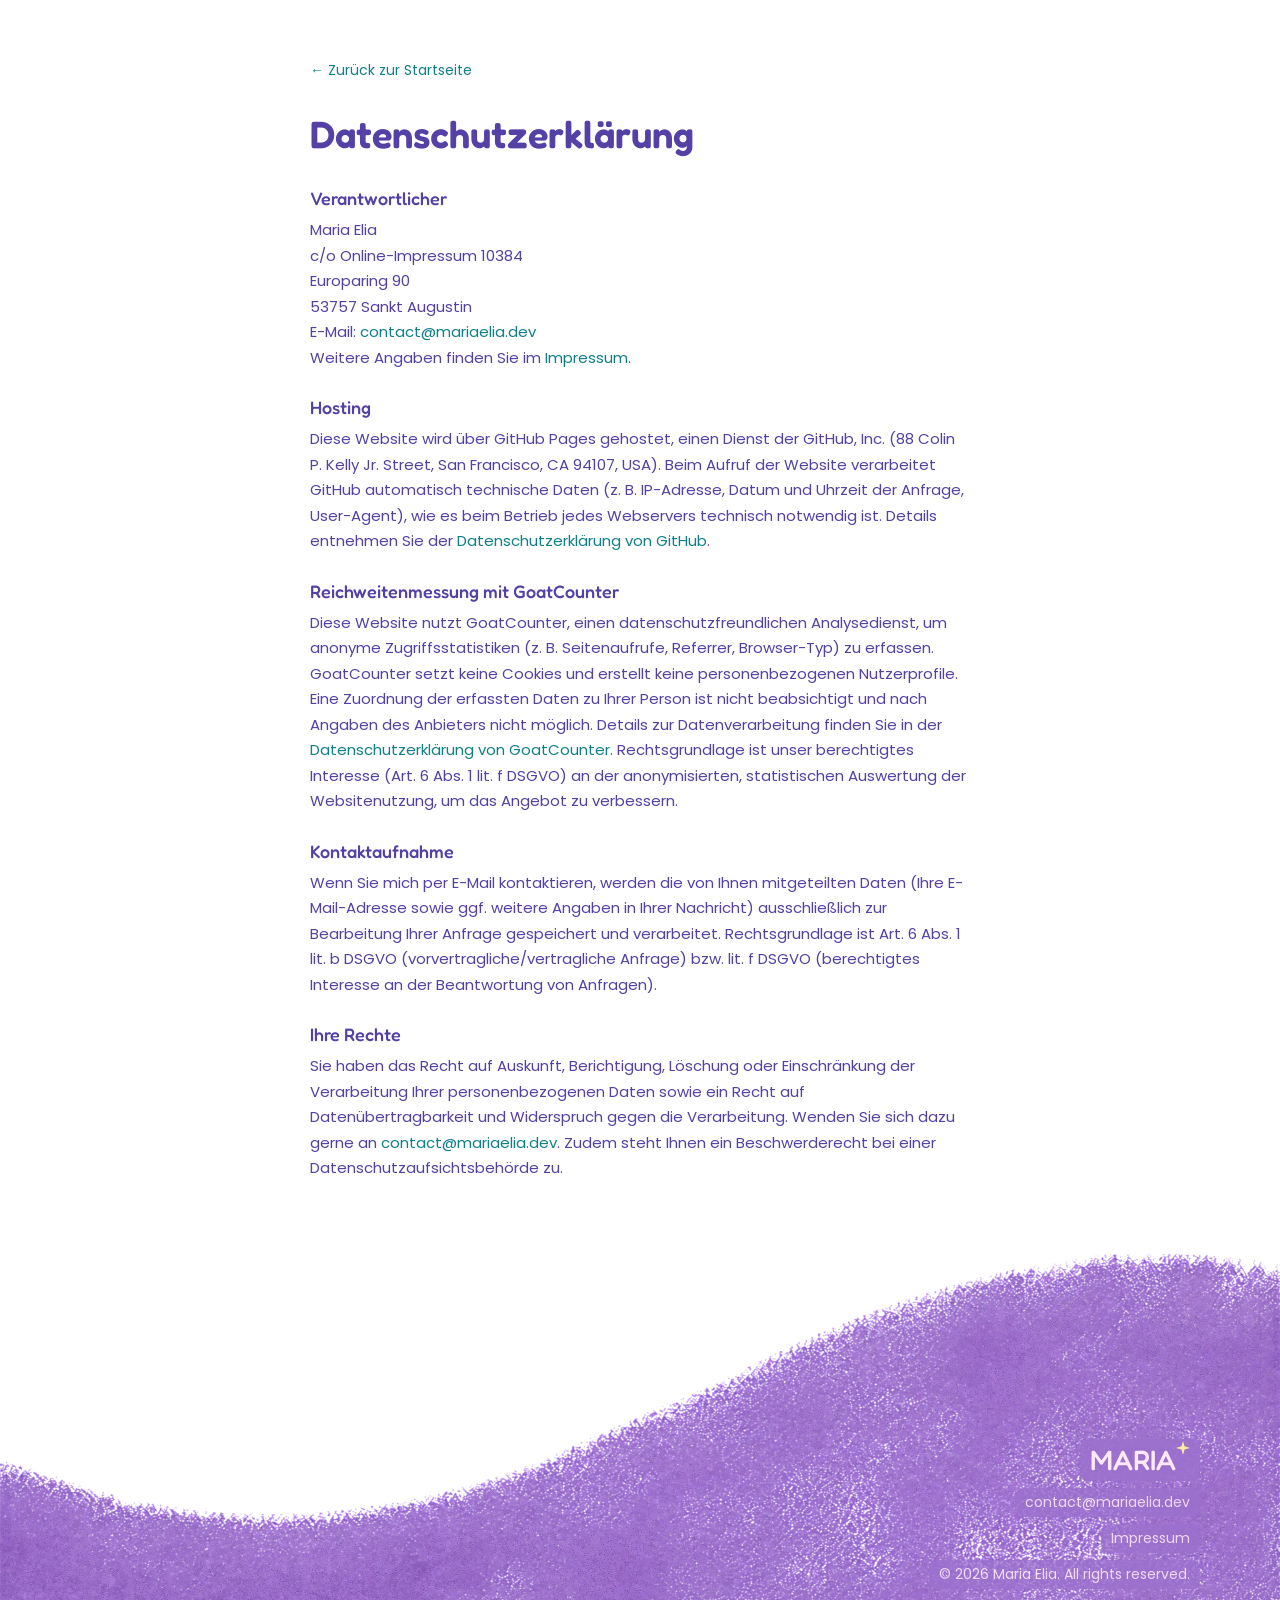
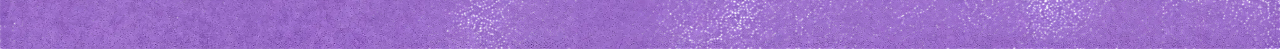
<file: datenschutz/index.html>
<!DOCTYPE html>
<html lang="de">

<head>
  <meta charset="UTF-8">
  <meta name="viewport" content="width=device-width, initial-scale=1.0">
  <title>Datenschutz | Maria Elia</title>
  <meta name="description" content="Datenschutzerklärung für mariaelia.de, das persönliche Portfolio von Maria Elia.">
  <link rel="canonical" href="https://mariaelia.de/datenschutz/">
  <link rel="icon" href="/favicon.ico" sizes="32x32">
  <link rel="icon" type="image/svg+xml" href="../assets/svg/favicon.svg">
  <link rel="icon" type="image/png" sizes="192x192" href="../assets/img/favicon-192.png">
  <link rel="apple-touch-icon" href="../assets/img/favicon-180.png">
  <link rel="preload" href="../assets/fonts/poppins-400.woff2" as="font" type="font/woff2" crossorigin>
  <link rel="stylesheet" href="../css/style.css">

  <script type="application/ld+json">
  {
    "@context": "https://schema.org",
    "@type": "BreadcrumbList",
    "itemListElement": [
      { "@type": "ListItem", "position": 1, "name": "Home", "item": "https://mariaelia.de/" },
      { "@type": "ListItem", "position": 2, "name": "Datenschutz", "item": "https://mariaelia.de/datenschutz/" }
    ]
  }
  </script>
</head>

<body>

  <main class="legal-page">
    <a href="../index.html" class="legal-page__back" id="legal-back-link">&larr; Zurück zur Startseite</a>
    <h1 class="legal-page__title">Datenschutzerklärung</h1>

    <section class="legal-page__section">
      <h2>Verantwortlicher</h2>
      <p>
        Maria Elia<br>
        c/o Online-Impressum 10384<br>
        Europaring 90<br>
        53757 Sankt Augustin<br>
        E-Mail: <a href="mailto:contact@mariaelia.dev">contact@mariaelia.dev</a>
      </p>
      <p>Weitere Angaben finden Sie im <a href="../impressum/">Impressum</a>.</p>
    </section>

    <section class="legal-page__section">
      <h2>Hosting</h2>
      <p>
        Diese Website wird über GitHub Pages gehostet, einen Dienst der GitHub, Inc.
        (88 Colin P. Kelly Jr. Street, San Francisco, CA 94107, USA). Beim Aufruf der
        Website verarbeitet GitHub automatisch technische Daten (z.&nbsp;B. IP-Adresse,
        Datum und Uhrzeit der Anfrage, User-Agent), wie es beim Betrieb jedes Webservers
        technisch notwendig ist. Details entnehmen Sie der
        <a href="https://docs.github.com/en/site-policy/privacy-policies/github-general-privacy-statement"
          target="_blank" rel="noopener noreferrer">Datenschutzerklärung von GitHub</a>.
      </p>
    </section>

    <section class="legal-page__section">
      <h2>Reichweitenmessung mit GoatCounter</h2>
      <p>
        Diese Website nutzt GoatCounter, einen datenschutzfreundlichen Analysedienst, um
        anonyme Zugriffsstatistiken (z.&nbsp;B. Seitenaufrufe, Referrer, Browser-Typ) zu
        erfassen. GoatCounter setzt keine Cookies und erstellt keine
        personenbezogenen Nutzerprofile. Eine Zuordnung der erfassten Daten zu Ihrer
        Person ist nicht beabsichtigt und nach Angaben des Anbieters nicht möglich.
        Details zur Datenverarbeitung finden Sie in der
        <a href="https://www.goatcounter.com/privacy" target="_blank" rel="noopener noreferrer">Datenschutzerklärung
          von GoatCounter</a>. Rechtsgrundlage ist unser berechtigtes Interesse (Art. 6
        Abs. 1 lit. f DSGVO) an der anonymisierten, statistischen Auswertung der
        Websitenutzung, um das Angebot zu verbessern.
      </p>
    </section>

    <section class="legal-page__section">
      <h2>Kontaktaufnahme</h2>
      <p>
        Wenn Sie mich per E-Mail kontaktieren, werden die von Ihnen mitgeteilten Daten
        (Ihre E-Mail-Adresse sowie ggf. weitere Angaben in Ihrer Nachricht) ausschließlich
        zur Bearbeitung Ihrer Anfrage gespeichert und verarbeitet. Rechtsgrundlage ist
        Art. 6 Abs. 1 lit. b DSGVO (vorvertragliche/vertragliche Anfrage) bzw. lit. f DSGVO
        (berechtigtes Interesse an der Beantwortung von Anfragen).
      </p>
    </section>

    <section class="legal-page__section">
      <h2>Ihre Rechte</h2>
      <p>
        Sie haben das Recht auf Auskunft, Berichtigung, Löschung oder Einschränkung der
        Verarbeitung Ihrer personenbezogenen Daten sowie ein Recht auf
        Datenübertragbarkeit und Widerspruch gegen die Verarbeitung. Wenden Sie sich dazu
        gerne an <a href="mailto:contact@mariaelia.dev">contact@mariaelia.dev</a>. Zudem
        steht Ihnen ein Beschwerderecht bei einer Datenschutzaufsichtsbehörde zu.
      </p>
    </section>
  </main>

  <footer class="site-footer site-footer--plain">
    <div class="site-footer__content">
      <p class="site-footer__wordmark">
        MARIA<span class="sparkle" style="position: relative; display: inline-block; top: -1.5rem;"></span>
      </p>
      <a href="mailto:contact@mariaelia.dev" class="site-footer__email">contact@mariaelia.dev</a>
      <a href="../impressum/" class="site-footer__email">Impressum</a>
      <p class="site-footer__copyright">&copy; 2026 Maria Elia. All rights reserved.</p>
    </div>
  </footer>

  <script>
    (function () {
      var backLink = document.getElementById('legal-back-link');
      if (!backLink) return;
      backLink.addEventListener('click', function (event) {
        var referrer = document.referrer;
        var isRelated = false;
        if (referrer) {
          try {
            var referrerHost = new URL(referrer).hostname;
            isRelated = referrerHost === 'mariaelia.de' || referrerHost.endsWith('.mariaelia.de');
          } catch (error) {
            isRelated = false;
          }
        }
        if (isRelated) {
          event.preventDefault();
          history.back();
        }
        // Otherwise: let the link's own href (mariaelia.de homepage) navigate normally.
      });
    })();
  </script>

</body>

</html>
</file>
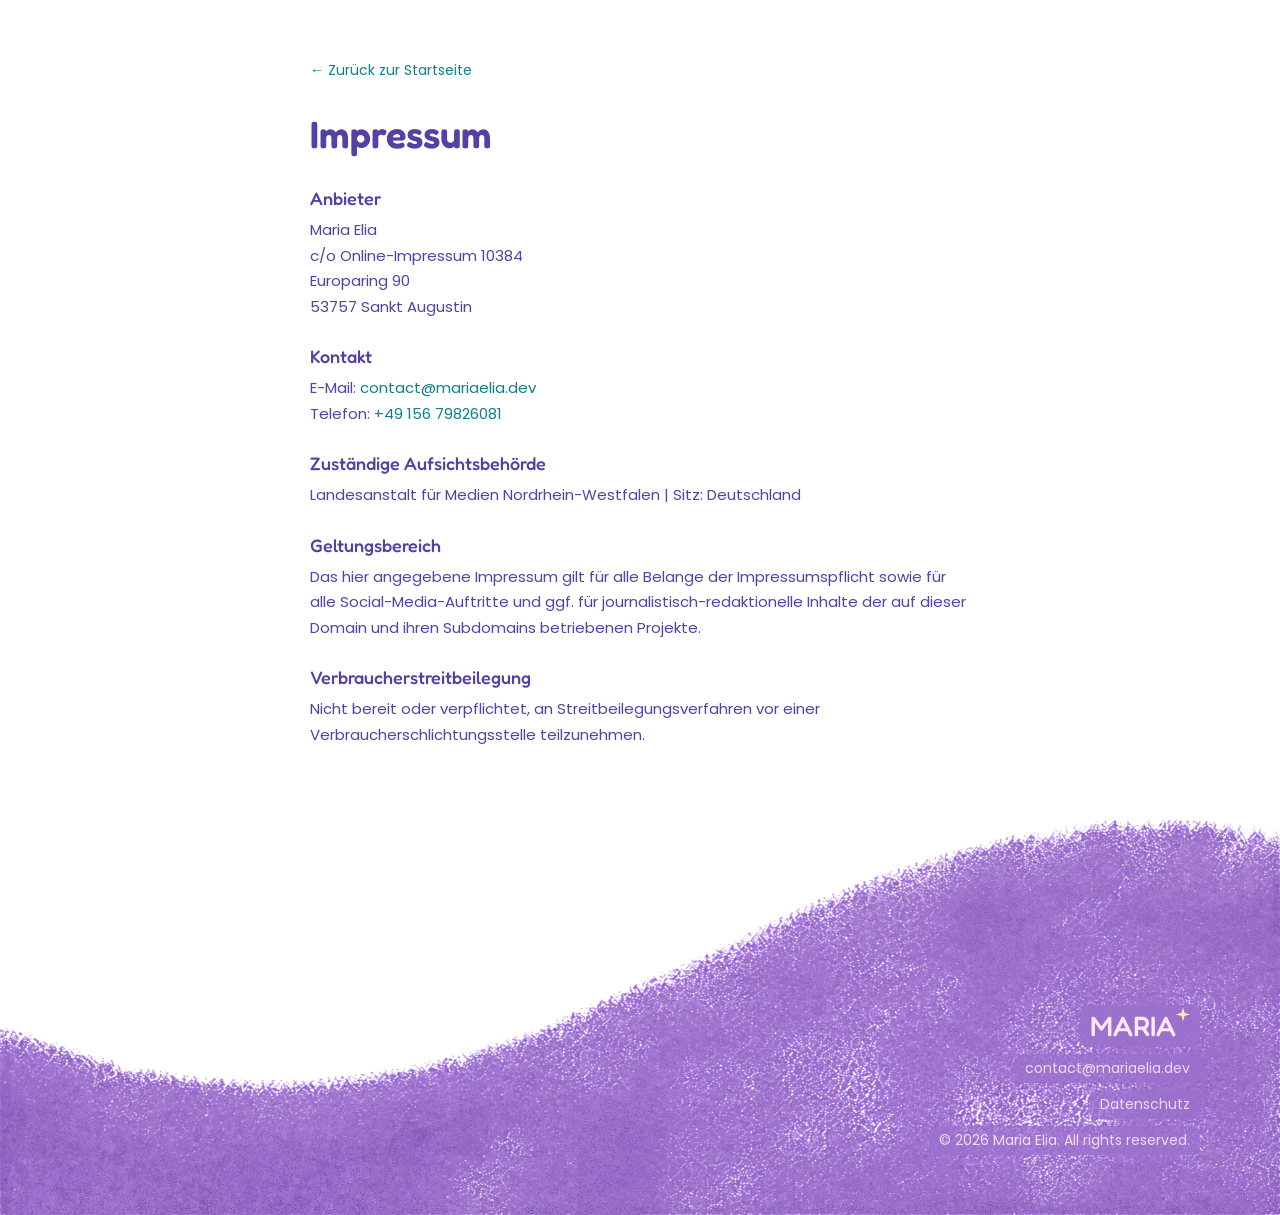
<file: impressum/index.html>
<!DOCTYPE html>
<html lang="de">

<head>
  <meta charset="UTF-8">
  <meta name="viewport" content="width=device-width, initial-scale=1.0">
  <title>Impressum | Maria Elia</title>
  <meta name="description" content="Impressum / legal notice for mariaelia.de, the personal portfolio of Maria Elia.">
  <link rel="canonical" href="https://mariaelia.de/impressum/">
  <link rel="icon" href="/favicon.ico" sizes="32x32">
  <link rel="icon" type="image/svg+xml" href="../assets/svg/favicon.svg">
  <link rel="icon" type="image/png" sizes="192x192" href="../assets/img/favicon-192.png">
  <link rel="apple-touch-icon" href="../assets/img/favicon-180.png">
  <link rel="preload" href="../assets/fonts/poppins-400.woff2" as="font" type="font/woff2" crossorigin>
  <link rel="stylesheet" href="../css/style.css">

  <script type="application/ld+json">
  {
    "@context": "https://schema.org",
    "@type": "BreadcrumbList",
    "itemListElement": [
      { "@type": "ListItem", "position": 1, "name": "Home", "item": "https://mariaelia.de/" },
      { "@type": "ListItem", "position": 2, "name": "Impressum", "item": "https://mariaelia.de/impressum/" }
    ]
  }
  </script>
</head>

<body>

  <main class="legal-page">
    <a href="../index.html" class="legal-page__back" id="legal-back-link">&larr; Zurück zur Startseite</a>
    <h1 class="legal-page__title">Impressum</h1>

    <section class="legal-page__section">
      <h2>Anbieter</h2>
      <p>
        Maria Elia<br>
        c/o Online-Impressum 10384<br>
        Europaring 90<br>
        53757 Sankt Augustin
      </p>
    </section>

    <section class="legal-page__section">
      <h2>Kontakt</h2>
      <p>
        E-Mail: <a href="mailto:contact@mariaelia.dev">contact@mariaelia.dev</a><br>
        Telefon: <a href="tel:+4915679826081">+49 156 79826081</a>
      </p>
    </section>

    <section class="legal-page__section">
      <h2>Zuständige Aufsichtsbehörde</h2>
      <p>Landesanstalt für Medien Nordrhein-Westfalen | Sitz: Deutschland</p>
    </section>

    <section class="legal-page__section">
      <h2>Geltungsbereich</h2>
      <p>Das hier angegebene Impressum gilt für alle Belange der Impressumspflicht sowie für alle Social-Media-Auftritte
        und ggf. für journalistisch-redaktionelle Inhalte der auf dieser Domain und ihren Subdomains betriebenen
        Projekte.</p>
    </section>

    <section class="legal-page__section">
      <h2>Verbraucherstreitbeilegung</h2>
      <p>Nicht bereit oder verpflichtet, an Streitbeilegungsverfahren vor einer Verbraucherschlichtungsstelle
        teilzunehmen.</p>
    </section>
  </main>

  <footer class="site-footer site-footer--plain">
    <div class="site-footer__content">
      <p class="site-footer__wordmark">
        MARIA<span class="sparkle" style="position: relative; display: inline-block; top: -1.5rem;"></span>
      </p>
      <a href="mailto:contact@mariaelia.dev" class="site-footer__email">contact@mariaelia.dev</a>
      <a href="../datenschutz/" class="site-footer__email">Datenschutz</a>
      <p class="site-footer__copyright">&copy; 2026 Maria Elia. All rights reserved.</p>
    </div>
  </footer>

  <script>
    (function () {
      var backLink = document.getElementById('legal-back-link');
      if (!backLink) return;
      backLink.addEventListener('click', function (event) {
        var referrer = document.referrer;
        var isRelated = false;
        if (referrer) {
          try {
            var referrerHost = new URL(referrer).hostname;
            isRelated = referrerHost === 'mariaelia.de' || referrerHost.endsWith('.mariaelia.de');
          } catch (error) {
            isRelated = false;
          }
        }
        if (isRelated) {
          event.preventDefault();
          history.back();
        }
        // Otherwise: let the link's own href (mariaelia.de homepage) navigate normally.
      });
    })();
  </script>

</body>

</html>
</file>
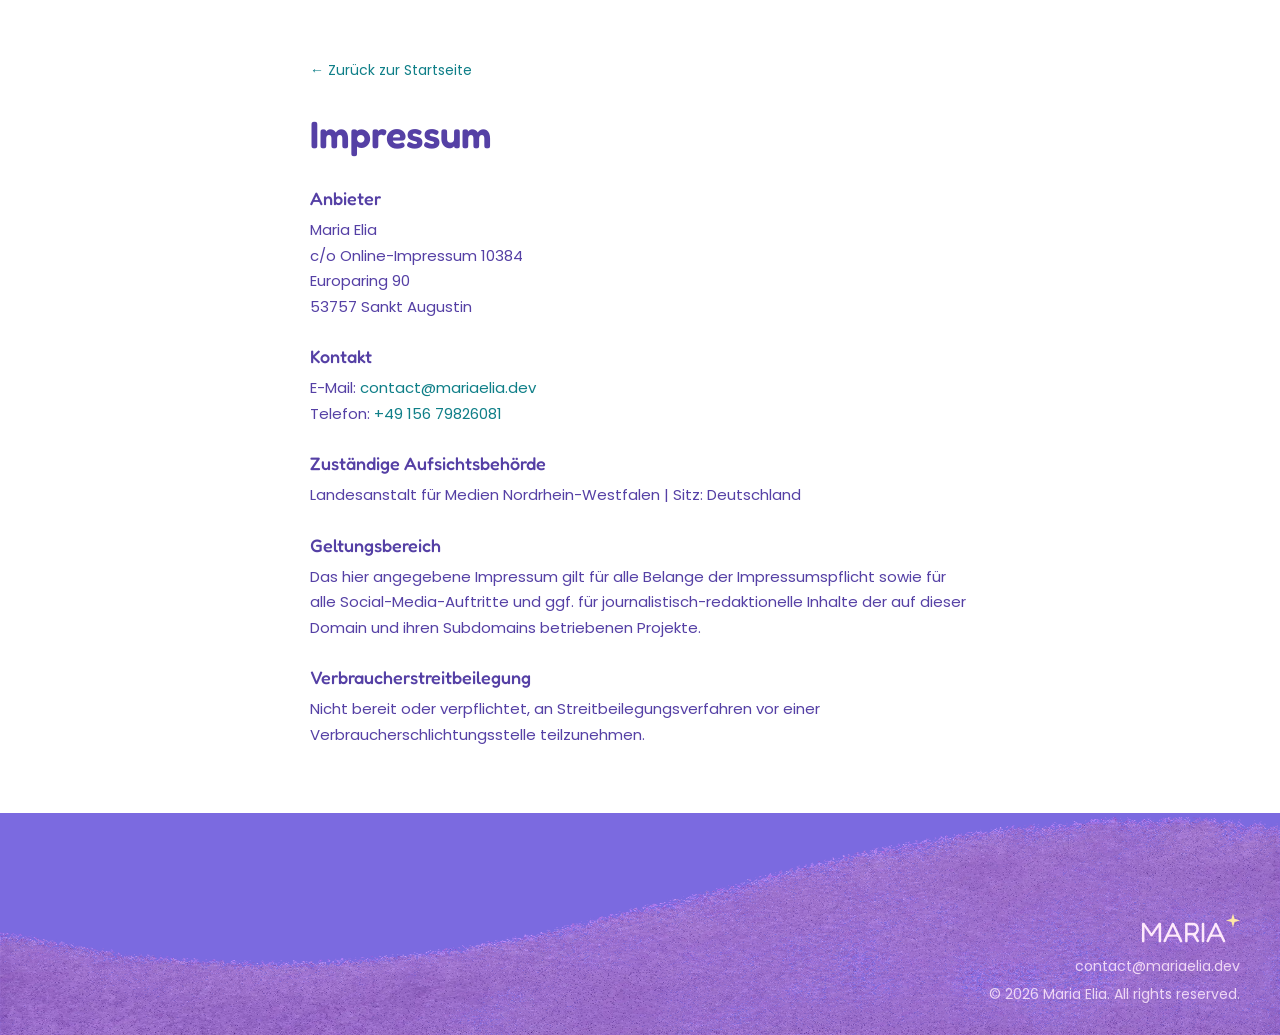
<file: impressum.html>
<!DOCTYPE html>
<html lang="de">

<head>
  <meta charset="UTF-8">
  <meta name="viewport" content="width=device-width, initial-scale=1.0">
  <title>Impressum | Maria Elia</title>
  <link rel="preconnect" href="https://fonts.googleapis.com">
  <link
    href="https://fonts.googleapis.com/css2?family=Fredoka:wght@500;600&family=Poppins:wght@400;700&display=swap"
    rel="stylesheet">
  <link rel="stylesheet" href="css/style.css">
</head>

<body>

  <main class="legal-page">
    <a href="index.html" class="legal-page__back">&larr; Zurück zur Startseite</a>
    <h1 class="legal-page__title">Impressum</h1>

    <section class="legal-page__section">
      <h2>Anbieter</h2>
      <p>
        Maria Elia<br>
        c/o Online-Impressum 10384<br>
        Europaring 90<br>
        53757 Sankt Augustin
      </p>
    </section>

    <section class="legal-page__section">
      <h2>Kontakt</h2>
      <p>
        E-Mail: <a href="mailto:contact@mariaelia.dev">contact@mariaelia.dev</a><br>
        Telefon: <a href="tel:+4915679826081">+49 156 79826081</a>
      </p>
    </section>

    <section class="legal-page__section">
      <h2>Zuständige Aufsichtsbehörde</h2>
      <p>Landesanstalt für Medien Nordrhein-Westfalen | Sitz: Deutschland</p>
    </section>

    <section class="legal-page__section">
      <h2>Geltungsbereich</h2>
      <p>Das hier angegebene Impressum gilt für alle Belange der Impressumspflicht sowie für alle Social-Media-Auftritte
        und ggf. für journalistisch-redaktionelle Inhalte der auf dieser Domain und ihren Subdomains betriebenen
        Projekte.</p>
    </section>

    <section class="legal-page__section">
      <h2>Verbraucherstreitbeilegung</h2>
      <p>Nicht bereit oder verpflichtet, an Streitbeilegungsverfahren vor einer Verbraucherschlichtungsstelle
        teilzunehmen.</p>
    </section>
  </main>

  <footer class="site-footer">
    <div class="site-footer__content">
      <p class="site-footer__wordmark">
        MARIA<span class="sparkle" style="position: relative; display: inline-block; top: -1.5rem;"></span>
      </p>
      <a href="mailto:contact@mariaelia.dev" class="site-footer__email">contact@mariaelia.dev</a>
      <p class="site-footer__copyright">&copy; 2026 Maria Elia. All rights reserved.</p>
    </div>
  </footer>

</body>

</html>
</file>
<file: css/style.css>
@font-face {
  font-family: "Poppins";
  font-style: normal;
  font-weight: 400;
  font-display: swap;
  src: url("../assets/fonts/poppins-400.woff2") format("woff2");
}

@font-face {
  font-family: "Poppins";
  font-style: normal;
  font-weight: 700;
  font-display: swap;
  src: url("../assets/fonts/poppins-700.woff2") format("woff2");
}

@font-face {
  font-family: "Fredoka";
  font-style: normal;
  font-weight: 500 600;
  font-display: swap;
  src: url("../assets/fonts/fredoka-variable.woff2") format("woff2");
}

@font-face {
  font-family: "Caveat";
  font-style: normal;
  font-weight: 600;
  font-display: swap;
  src: url("../assets/fonts/caveat-600.woff2") format("woff2");
}

@font-face {
  font-family: "Pacifico";
  font-style: normal;
  font-weight: 400;
  font-display: swap;
  src: url("../assets/fonts/pacifico-400.woff2") format("woff2");
}

@font-face {
  font-family: "Righteous";
  font-style: normal;
  font-weight: 400;
  font-display: swap;
  src: url("../assets/fonts/righteous-400.woff2") format("woff2");
}

:root {
  --pink-primary: #fc97d1;
  --pink-soft: #ffaad2;
  --pink-pale: #fcd8ff;
  --pink-lightest: #fee9fb;
  --purple-mid: #8560da;
  --purple-deep: #a29bfd;
  --purple-text: #5540a5;
  --purple-night: #7b6ae0;
  --blue-accent: #a9c1ff;
  --blue-text: #3d5cc4;
  --teal-blue: #8fe3e0;
  --teal-text: #0f7f88;
  --yellow-soft: #ffe7a6;
  --white: #ffffff;
}

/* ---- reset ---- */
* {
  margin: 0;
  padding: 0;
  box-sizing: border-box;
}

html {
  font-size: 10px; /* 1rem = 10px */
  overflow-x: clip;
}

body {
  font-family: "Poppins", sans-serif;
  color: var(--purple-text);
  background: var(--white);
  overflow-x: clip;
}

.visually-hidden {
  position: absolute;
  width: 1px;
  height: 1px;
  padding: 0;
  margin: -1px;
  overflow: hidden;
  clip: rect(0, 0, 0, 0);
  white-space: nowrap;
  border: 0;
}

img,
svg {
  max-width: 100%;
  display: block;
}

picture {
  display: contents;
}

a {
  text-decoration: none;
  color: inherit;
}

ul {
  list-style: none;
}

/* ---- header / nav ---- */
.nav-toggle {
  position: fixed;
  top: 2.4rem;
  right: 2.4rem;
  z-index: 100;
  width: 5.6rem;
  height: 5.6rem;
  border: none;
  border-radius: 50%;
  background: var(--pink-primary);
  cursor: pointer;
  display: flex;
  flex-direction: column;
  align-items: center;
  justify-content: center;
  gap: 0.5rem;
}

.nav-toggle span {
  width: 2.2rem;
  height: 0.2rem;
  background: var(--white);
  border-radius: 1rem;
  transition:
    transform 0.3s ease,
    opacity 0.3s ease;
}

.nav-toggle--active span:nth-child(1) {
  transform: translateY(0.7rem) rotate(45deg);
}
.nav-toggle--active span:nth-child(2) {
  opacity: 0;
}
.nav-toggle--active span:nth-child(3) {
  transform: translateY(-0.7rem) rotate(-45deg);
}

.nav-overlay {
  position: fixed;
  inset: 0;
  z-index: 90;
  background: var(--purple-night);
  display: flex;
  align-items: center;
  justify-content: center;
  opacity: 0;
  visibility: hidden;
  transition:
    opacity 0.35s ease,
    visibility 0.35s ease;
}

.nav-overlay--open {
  opacity: 1;
  visibility: visible;
}

.nav-overlay__list {
  text-align: center;
}

.nav-overlay__list li {
  margin: 1.6rem 0;
}

.nav-overlay__list a {
  font-family: "Righteous", sans-serif;
  font-size: 3.6rem;
  color: var(--pink-lightest);
  letter-spacing: 0.2rem;
}

/* ---- cv modal ---- */
.cv-modal {
  position: fixed;
  inset: 0;
  z-index: 300;
  display: flex;
  align-items: center;
  justify-content: center;
  padding: 4rem;
  background: rgba(85, 64, 165, 0.55);
  backdrop-filter: blur(0.4rem);
  opacity: 0;
  visibility: hidden;
  transition:
    opacity 0.3s ease,
    visibility 0.3s ease;
}

.cv-modal--open {
  opacity: 1;
  visibility: visible;
}

.cv-modal__backdrop {
  position: absolute;
  inset: 0;
}

.cv-modal__panel {
  position: relative;
  z-index: 1;
  width: min(76rem, 100%);
  height: min(92rem, 85vh);
  display: flex;
  flex-direction: column;
  background: var(--white);
  border-radius: 2.4rem;
  box-shadow: 0 2rem 6rem rgba(85, 64, 165, 0.35);
  overflow: hidden;
}

.cv-modal__close {
  position: absolute;
  top: 1.6rem;
  right: 1.6rem;
  z-index: 2;
  width: 4rem;
  height: 4rem;
  display: flex;
  align-items: center;
  justify-content: center;
  border: none;
  border-radius: 50%;
  background: var(--pink-primary);
  color: var(--white);
  cursor: pointer;
}

.cv-modal__close svg {
  width: 1.8rem;
  height: 1.8rem;
}

.cv-modal__frame {
  flex: 1;
  width: 100%;
  border: none;
  background: var(--pink-lightest);
}

.cv-modal__footer {
  flex-shrink: 0;
  min-height: 9rem;
  display: flex;
  align-items: center;
  justify-content: center;
}

.cv-modal__download {
  margin: 0;
}

@media (max-width: 480px) {
  .cv-modal {
    padding: 2rem 1.6rem;
  }

  .cv-modal__panel {
    height: min(92rem, 80dvh);
    border-radius: 1.6rem;
  }
}

/* ---- hero ---- */
.hero {
  position: relative;
  min-height: 100dvh;
  display: flex;
  align-items: center;
  justify-content: space-between;
  padding: 0 4rem;
  background:
    linear-gradient(to bottom, rgba(252, 216, 255, 0) 68%, var(--pink-pale) 99%),
    linear-gradient(135deg, var(--pink-primary) 0%, var(--pink-soft) 35%, #beaaff 70%, #b7cbfe 100%);
  overflow: hidden;
}

.hero::after {
  content: "";
  position: absolute;
  right: 0;
  bottom: 0;
  left: 0;
  height: 26%;
  background: linear-gradient(to bottom, rgba(252, 216, 255, 0) 0%, var(--pink-pale) 88%);
  pointer-events: none;
}
.hero {
  --title-half: 332px;
}

@media (max-width: 1024px) {
  .hero {
    --title-half: 283px;
  }
}

@media (max-width: 768px) {
  .hero {
    --title-half: 235px;
  }
}

@media (max-width: 480px) {
  .hero {
    --title-half: 178px;
  }
}

.hero__botanical {
  position: absolute;
  top: 0;
  height: 100%;
  width: auto;
  max-width: none;
  object-fit: contain;
  pointer-events: none;
  z-index: 0;
  --min-visible: 30vh;
  --shift: max(0px, calc(51.7vh - max(var(--min-visible), calc(50vw - var(--title-half)))));
}

.hero__botanical--left {
  left: 0;
  transform: translateX(calc(-1 * var(--shift)));
}

.hero__botanical--right {
  right: 0;
  transform: translateX(var(--shift));
  /* this source image has a hard, unintended edge baked into its alpha
     channel partway across (not a soft illustrated silhouette), this mask
     fades it into transparency as a stopgap until the asset is re-exported */
  -webkit-mask-image: linear-gradient(to right, transparent 0%, black 45%);
  mask-image: linear-gradient(to right, transparent 0%, black 45%);
}

.hero__content {
  position: relative;
  z-index: 1;
  flex: 1;
  text-align: center;
  display: flex;
  align-items: center;
  justify-content: center;
}

.hero__vortex-texture {
  position: absolute;
  top: 46%;
  left: 50%;
  width: 110vw;
  max-width: none;
  transform: translate(-50%, -50%);

  opacity: 0.25;
  pointer-events: none;
  z-index: 0;
}

.hero__title-group {
  position: relative;
  z-index: 1;
  display: flex;
  flex-direction: column;
  align-items: center;
  transform: rotate(-5deg) translateY(-4rem);
}

.hero__swoosh {
  width: 42rem;
  max-width: 90%;
  margin-bottom: 0.3rem;
  filter: drop-shadow(0 0 1.1rem var(--yellow-soft));
}

.hero__swoosh--bottom {
  width: 37rem;
  margin-top: 0.1rem;
  margin-bottom: 0;
}

.hero__wordmark {
  font-family: "Fredoka", sans-serif;
  font-weight: 600;
  font-size: 18rem;
  color: var(--pink-lightest);
  letter-spacing: 1.3rem;
  line-height: 1;
  text-shadow:
    -0.3rem -0.3rem 0 var(--purple-text),
    0.3rem -0.3rem 0 var(--purple-text),
    -0.3rem 0.3rem 0 var(--purple-text),
    0.3rem 0.3rem 0 var(--purple-text),
    0 -0.3rem 0 var(--purple-text),
    0 0.3rem 0 var(--purple-text),
    -0.3rem 0 0 var(--purple-text),
    0.3rem 0 0 var(--purple-text);
}

.hero__flanking-star {
  position: absolute;
  top: 44%;
  width: 8rem;
  transform: translateY(-50%);
  filter: drop-shadow(0 0 0.8rem var(--yellow-soft));
  z-index: 1;
}

.hero__flanking-star--left {
  left: 26%;
}

.hero__flanking-star--right {
  right: 26%;
}

.hero__big-star {
  position: absolute;
  filter: drop-shadow(0 0 0.8rem var(--yellow-soft));
  animation: float 4.4s ease-in-out infinite;
  will-change: translate;
  z-index: 1;
}

.hero__big-star--one {
  top: 15%;
  left: 13%;
  width: 4.6rem;
}

.hero__big-star--two {
  top: 21%;
  right: 15%;
  width: 3.8rem;
  animation-delay: 0.9s;
}

.hero__big-star--three {
  top: 77%;
  left: 19%;
  width: 5.4rem;
  animation-delay: 1.7s;
}

.hero__big-star--four {
  top: 73%;
  right: 21%;
  width: 4.2rem;
  animation-delay: 2.4s;
}

@media (prefers-reduced-motion: reduce) {
  .hero__big-star {
    animation: none;
  }
}

.hero__star-field {
  position: absolute;
  inset: 0;
  pointer-events: none;
  z-index: 1;
}

.hero__mini-star {
  position: absolute;
  background: var(--yellow-soft);
  clip-path: polygon(50% 0%, 61% 39%, 100% 50%, 61% 61%, 50% 100%, 39% 61%, 0% 50%, 39% 39%);
  filter: drop-shadow(0 0 0.4rem var(--yellow-soft));
  animation: float 3.6s ease-in-out infinite;
  will-change: translate;
}

@media (prefers-reduced-motion: reduce) {
  .hero__mini-star {
    animation: none;
  }
}

/* ---- about ---- */
.about {
  position: relative;
  background: var(--pink-pale);
  overflow: clip;
  overflow-clip-margin: 48vw;
  --cloud-drop: 12vw;
  --cloud-height: 44vw;
  --about-lead: calc(var(--cloud-drop) + 4rem);
  padding-top: var(--about-lead);
  padding-bottom: 0.1px;
  min-height: calc(var(--about-lead) + 100vw / 2.015);
}
.about__clouds {
  position: absolute;
  top: 0;
  left: 0;
  right: 0;
  height: 0;
  z-index: 2;
  pointer-events: none;
}

.about__cloud {
  position: absolute;
  left: -15%;
  right: -15%;
  height: var(--cloud-height);
  background: url("../assets/img/design/png/clouds.png") no-repeat center / 100% 100%;
  background-image: image-set(
    url("../assets/img/design/webp/clouds.webp") type("image/webp"),
    url("../assets/img/design/png/clouds.png") type("image/png")
  );
  -webkit-mask-image: linear-gradient(to bottom, black 76%, transparent 100%);
  mask-image: linear-gradient(to bottom, black 76%, transparent 100%);
  will-change: transform;
}

.about__cloud--front {
  top: calc(var(--cloud-drop) - var(--cloud-height));
}
.about__cloud--mid {
  top: calc(var(--cloud-drop) - var(--cloud-height) - 3vw);
  left: -22%;
  right: -12%;
  opacity: 0.72;
}

.about__cloud--back {
  top: calc(var(--cloud-drop) - var(--cloud-height) - 6vw);
  left: -10%;
  right: -24%;
  opacity: 0.5;
}
@supports (animation-timeline: view()) {
  .about__clouds {
    view-timeline-name: --about-crossing;
    view-timeline-axis: block;
  }

  .about__cloud {
    animation: cloud-rise both cubic-bezier(0.77, 0, 0.175, 1);
    animation-timeline: --about-crossing;
    animation-range: cover 0% cover 100%;
  }

  .about__cloud--front {
    --rise: 9vw;
  }
  .about__cloud--mid {
    --rise: 5.5vw;
  }
  .about__cloud--back {
    --rise: 2.5vw;
    scale: -1 1;
  }
}

@keyframes cloud-rise {
  from {
    translate: 0 var(--rise);
  }
  to {
    translate: 0 calc(-1 * var(--rise));
  }
}

.about__inner {
  position: relative;
  z-index: 4;
  max-width: min(70rem, calc(45.5vw - 80px));
  margin: 0rem 0 6rem 5rem;
  padding: 3.2rem;
  border-radius: 2.4rem;
  background: rgba(252, 216, 255, 0.88);
}

.about__title-img {
  position: relative;
  z-index: 5;
  width: 100%;
  max-width: 46rem;
  margin: 0.8rem auto 4.4rem;
  transform: rotate(-15deg) skew(-10deg);
}

.about__title-svg {
  overflow: visible;
  display: block;
}

.about__title-svg--about {
  width: 100%;
  transform: translateY(-5.5rem);
}

.about__title-svg--me {
  position: absolute;
  z-index: 1;
  width: 46%;
  right: 4%;
  bottom: -22%;
}
.about__title-svg--about .svg-title-shadow-group {
  transform: translate(0.5rem, 0.8rem);
}

.about__title-svg--me .svg-title-shadow-group {
  transform: translate(0.36rem, 0.58rem);
}

.svg-title-shadow {
  fill: none;
  stroke: #eb9fde;
  stroke-width: 22px;
  stroke-linecap: round;
  stroke-linejoin: round;
}

.svg-title {
  fill: none;
  stroke: var(--pink-soft);
  stroke-width: 22px;
  stroke-linecap: round;
  stroke-linejoin: round;
}

.about__title-img::before,
.about__title-img::after {
  content: "";
  position: absolute;
  z-index: 2;
  background: var(--yellow-soft);
  clip-path: polygon(50% 0%, 61% 39%, 100% 50%, 61% 61%, 50% 100%, 39% 61%, 0% 50%, 39% 39%);
  transform: rotate(15deg) skew(10deg);
  animation: twinkle 2.4s ease-in-out infinite;
  pointer-events: none;
}

.about__title-img::before {
  width: 4.4rem;
  height: 5.3rem;
  top: -4.4rem;
  left: 2rem;
}

.about__title-img::after {
  width: 2.2rem;
  height: 3.2rem;
  top: -1rem;
  left: 0.6rem;
  animation-delay: 0.3s;
}

.decor-idle .about__title-img::before,
.decor-idle .about__title-img::after {
  animation-play-state: paused;
}

@media (prefers-reduced-motion: reduce) {
  .svg-title,
  .svg-title-shadow {
    stroke-dasharray: none !important;
    stroke-dashoffset: 0 !important;
  }

  .about__title-img::before,
  .about__title-img::after,
  .skills__title-img::before,
  .skills__title-img::after,
  .project-spotlight__badge::before,
  .project-spotlight__badge::after {
    animation: none;
    opacity: 0.6;
  }
}
.about .btn-pill {
  z-index: 5;
  display: flex;
  width: fit-content;
  margin-left: auto;
  margin-right: auto;
}

.about__text {
  position: relative;
  z-index: 5;
  font-size: 3.2rem;
  font-weight: 700;
  line-height: 6rem;
  letter-spacing: -0.096rem;
  color: var(--purple-text);
}

.about__cat-trigger {
  position: relative;
  display: inline-flex;
  align-items: center;
  justify-content: center;
  height: 3.6rem;
  padding: 0 0.4rem;
  cursor: default;
}

.about__cat-paw {
  position: absolute;
  top: -6.8rem;
  left: 44%;
  transform: translateX(-50%) rotate(-9deg);
  width: 13rem;
  height: 13rem;
  max-width: none;
  opacity: 0.4;
  z-index: -1;
  transition: opacity 0.2s ease;
}

.about__cat-paw path {
  fill: var(--purple-deep);
}

.about__cat-paw-pad {
  transform-box: fill-box;
  transform-origin: center;
  transform: scale(1.2);
}

.about__cat-trigger:hover .about__cat-paw {
  opacity: 0.6;
}

.about__cat-peek {
  position: fixed;
  top: 50%;
  right: -26rem;
  z-index: 60;
  width: 24rem;
  transform: translateY(-50%);
  transition: right 0.6s cubic-bezier(0.23, 1, 0.32, 1);
  pointer-events: none;
  filter: drop-shadow(-0.5rem 0.5rem 1.5rem rgba(0, 0, 0, 0.35));
}

body:has(.about__cat-trigger:hover) .about__cat-peek {
  right: 0;
}

@media (prefers-reduced-motion: reduce) {
  .about__cat-peek {
    transition: none;
  }
}

.keyword {
  position: relative;
  display: inline-block;
  padding: 0 2rem;
  font-size: 4.3rem;
  font-family: "Righteous", sans-serif;
}

.keyword::before {
  content: "";
  position: absolute;
  inset: 0;
  border-radius: 1rem;
  z-index: -1;
  transform: scaleX(0);
  transform-origin: left;
  transition: transform 0.5s ease;
}

.keyword--revealed::before {
  transform: scaleX(1);
}

.keyword[data-color="pink"]::before {
  background: var(--pink-primary);
}
.keyword[data-color="blue"]::before {
  background: var(--blue-accent);
}
.keyword[data-color="purple"]::before {
  background: var(--purple-deep);
}

.about__illustration-img {
  position: absolute;
  top: calc(50% + var(--about-lead) / 2);
  transform: translateY(-50%);
  right: 0;
  z-index: 3;
  width: 100%;
  height: auto;
  pointer-events: none;
  animation: float 4s ease-in-out infinite;
}
@keyframes float {
  0%,
  100% {
    translate: 0 0;
  }
  50% {
    translate: 0 -1.2rem;
  }
}

@media (prefers-reduced-motion: reduce) {
  .about__illustration-img {
    animation: none;
  }
}

.about__sparkles {
  position: absolute;
  inset: 0;
  z-index: 2;
  pointer-events: none;
}

.about__inner-sparkles {
  position: absolute;
  inset: 0;
  z-index: 0;
  border-radius: inherit;
  overflow: hidden;
  pointer-events: none;
}

.about__twinkles {
  position: absolute;
  inset: 0;
  z-index: 2;
  pointer-events: none;
}
.about__twinkles .twinkle {
  background: var(--purple-deep);
}

.about__twinkles .twinkle:nth-child(2n) {
  background: var(--white);
}

.about__twinkles .twinkle:nth-child(5n) {
  background: var(--yellow-soft);
}

.about__big-star {
  position: absolute;
  z-index: 4;
  filter: drop-shadow(0 0 0.8rem var(--yellow-soft));
  animation: float 4.4s ease-in-out infinite;
  will-change: translate;
}

.about__big-star--one {
  top: calc(var(--cloud-drop) + 0.5vw);
  left: 6%;
  width: 6.4rem;
  z-index: 6;
}

.about__big-star--two {
  top: calc(var(--cloud-drop) + 4vw);
  left: 28%;
  width: 4.2rem;
  animation-delay: 1s;
}

.about__big-star--three {
  top: calc(var(--cloud-drop));
  right: 24%;
  width: 8rem;
  animation-delay: 2s;
}

.about__big-star--four {
  top: calc(var(--cloud-drop) + 4vw);
  right: 2%;
  width: 3.6rem;
  animation-delay: 0.5s;
}

.about__big-star--five {
  top: calc(var(--cloud-drop) + 24vw);
  right: 8%;
  width: 5.2rem;
  animation-delay: 1.5s;
}

@media (prefers-reduced-motion: reduce) {
  .about__big-star {
    animation: none;
  }
}

.about__sparkle {
  position: absolute;
  background: var(--white);
  clip-path: polygon(50% 0%, 61% 39%, 100% 50%, 61% 61%, 50% 100%, 39% 61%, 0% 50%, 39% 39%);
  filter: drop-shadow(0 0 0.5rem var(--pink-soft));
  animation: twinkle 3.2s ease-in-out infinite;
}

.about__sparkle:nth-child(3n) {
  background: var(--yellow-soft);
  filter: drop-shadow(0 0 0.5rem var(--yellow-soft));
}

.about__sparkle:nth-child(4n) {
  background: var(--purple-deep);
  filter: drop-shadow(0 0 0.5rem var(--purple-deep));
}

@media (prefers-reduced-motion: reduce) {
  .about__sparkle {
    animation: none;
    opacity: 0.7;
  }
}

/* ---- shared pill button ---- */
.btn-pill {
  position: relative;
  display: inline-flex;
  align-items: center;
  justify-content: center;
  margin-top: 3.2rem;
  padding: 1.8rem 4.8rem;
  border: 0.24rem solid var(--pink-lightest);
  border-radius: 10rem;
  background: linear-gradient(360deg, rgba(252, 151, 209, 0.6) 0%, rgba(165, 188, 255, 0.6) 100%);
  color: var(--purple-text);
  font-size: 2rem;
  font-weight: 400;
  cursor: pointer;
  letter-spacing: 0.4rem;
}

.sparkle {
  position: absolute;
  width: 1.4rem;
  height: 1.4rem;
  background: var(--yellow-soft);
  clip-path: polygon(50% 0%, 61% 39%, 100% 50%, 61% 61%, 50% 100%, 39% 61%, 0% 50%, 39% 39%);
  filter: drop-shadow(0 0 0.5rem var(--yellow-soft));
}
.sparkle--tl {
  top: -0.6rem;
  left: -0.6rem;
}
.sparkle--tr {
  top: -0.6rem;
  right: -0.6rem;
}
.sparkle--bl {
  bottom: -0.6rem;
  left: -0.6rem;
}
.sparkle--br {
  bottom: -0.6rem;
  right: -0.6rem;
}

.sparkle--big {
  width: 2.4rem;
  height: 2.4rem;
  top: -1.1rem;
  left: -1.1rem;
}

.sparkle--small {
  width: 1rem;
  height: 1rem;
  top: 0.8rem;
  left: -1.8rem;
}

/* ---- skills ---- */
.skills {
  position: relative;
  z-index: 1;
  background: linear-gradient(to bottom, var(--pink-pale) 0%, var(--white) 50%);
  margin-top: -12vw;
  isolation: isolate;
}

.skills__layer {
  position: relative;
}

.skills__layer--flip {
  margin-top: -52.47%;
  transform: scaleY(-1);
}

.skills__layer--middle {
  display: none;
}

.skills__bg {
  width: 100%;
  height: auto;
  display: block;
}

.skills__tint {
  position: absolute;
  inset: 0;
  background: var(--purple-night);
  opacity: 0.5;
  mix-blend-mode: multiply;
  -webkit-mask: url("../assets/img/design/png/backgroundtop.png") no-repeat top / 100% 100%;
  mask: url("../assets/img/design/png/backgroundtop.png") no-repeat top / 100% 100%;
}

.skills__tint--middle {
  /* Stacking a second independent 0.5-opacity multiply layer on top of
     the cloud's own tint - wherever they overlap - compounds to
     noticeably darker than either alone (two multiplies, not one), and
     that compounding is what actually reads as a seam, not the timing
     of the fade. Using a flat, opaque color already matching the
     cloud's own tinted output (purple-night multiplied over its pale
     base, computed once rather than re-multiplied live) with normal
     blending turns the overlap into a plain crossfade between two
     already similarly-toned surfaces instead of a darkness spike. */
  background: rgb(182, 147, 236);
  opacity: 1;
  mix-blend-mode: normal;
  -webkit-mask: none;
  mask: none;
}

.skills__twinkles {
  position: absolute;
  inset: 0;
  z-index: 2;
  pointer-events: none;
}

.skills__big-star {
  position: absolute;
  z-index: 3;
  filter: drop-shadow(0 0 0.8rem var(--yellow-soft));
  animation: float 4.4s ease-in-out infinite;
  will-change: translate;
}

.skills__big-star--one {
  top: 8%;
  left: 8%;
  width: 5.6rem;
}

.skills__big-star--two {
  top: 14%;
  right: 42%;
  width: 3.6rem;
  animation-delay: 1.4s;
}

@media (prefers-reduced-motion: reduce) {
  .skills__big-star {
    animation: none;
  }
}

.skills__inner {
  position: absolute;
  z-index: 4;
  left: 0;
  right: 0;
  top: 22%;
  bottom: 12%;
  max-width: 176rem;
  margin: 0 auto;
  padding: 0 4rem;
  overflow: visible;
}

.skills__title-img {
  position: absolute;
  z-index: 5;
  top: 16rem;
  right: 5rem;
  width: clamp(20.25rem, 32.4vw, 64.8rem);
  overflow: visible;
  transform: rotate(11deg) skew(13deg);
}

.skills__title-svg {
  display: block;
  width: 100%;
  overflow: visible;
}

.skills-title-fill {
  fill: #eb9fde;
  color: #eb9fde;
}

.skills-title-shadow {
  fill: var(--purple-text);
  color: var(--purple-text);
  translate: 0.4rem 0.2rem;
}

.skills__title-img::before,
.skills__title-img::after {
  content: "";
  position: absolute;
  z-index: 2;
  background: var(--yellow-soft);
  clip-path: polygon(50% 0%, 61% 39%, 100% 50%, 61% 61%, 50% 100%, 39% 61%, 0% 50%, 39% 39%);
  transform: rotate(15deg) skew(10deg);
  animation: twinkle 2.4s ease-in-out infinite;
  filter: drop-shadow(0 0 0.8rem var(--yellow-soft));
  pointer-events: none;
}

.skills__title-img::before {
  width: 4.4rem;
  height: 5.3rem;
  top: -1%;
  right: 10%;
}

.skills__title-img::after {
  width: 2.2rem;
  height: 3.2rem;
  top: 10%;
  right: 4%;
  animation-delay: 0.3s;
}

.decor-idle .skills__title-img::before,
.decor-idle .skills__title-img::after {
  animation-play-state: paused;
}

.skills__constellations {
  position: relative;
  z-index: 4;
  width: 100%;
  height: 100%;
  margin-top: 32rem;
}

.skills__constellation {
  position: absolute;
}

.skills__constellation[data-cat="languages"] {
  top: -14%;
  left: 2%;
  width: min(40vw, 70rem);
}

.skills__constellation[data-cat="frameworks"] {
  top: -14%;
  left: 60%;
  width: min(36vw, 62rem);
}

.skills__constellation[data-cat="tools"] {
  top: 20%;
  left: 0%;
  width: min(40vw, 70rem);
}

.skills__constellation[data-cat="ai"] {
  top: 16%;
  left: 66%;
  width: min(30vw, 50rem);
}

.skills__constellation-label {
  display: block;
  font-family: "Poppins", sans-serif;
  font-weight: 700;
  font-size: 3.2rem;
  color: var(--purple-text);
  text-shadow:
    0.1rem 0 var(--white),
    -0.1rem 0 var(--white),
    0 0.1rem var(--white),
    0 -0.1rem var(--white),
    0.1rem 0.1rem var(--white),
    -0.1rem -0.1rem var(--white),
    0.1rem -0.1rem var(--white),
    -0.1rem 0.1rem var(--white);
  margin-bottom: 0.1rem;
}

.skills__constellation-name {
  display: block;
  font-family: "Fredoka", sans-serif;
  font-weight: 600;
  font-size: 1.4rem;
  letter-spacing: 0.14em;
  text-transform: uppercase;
  color: var(--cat-name-color);
  opacity: 0.85;
  text-shadow:
    0.1rem 0 var(--white),
    -0.1rem 0 var(--white),
    0 0.1rem var(--white),
    0 -0.1rem var(--white),
    0.1rem 0.1rem var(--white),
    -0.1rem -0.1rem var(--white),
    0.1rem -0.1rem var(--white),
    -0.1rem 0.1rem var(--white);
  margin-bottom: 0.7rem;
}

.skills__constellation-svg {
  display: block;
  width: 100%;
  height: auto;
  overflow: visible;
}

.skills__constellation-line {
  stroke: var(--cat-color);
  stroke-width: 2.4;
  stroke-linecap: round;
  opacity: 0.55;
}

.skills__star-mark {
  fill: var(--cat-color);
  filter: drop-shadow(0 0 0.5rem var(--cat-color));
  transform: scale(0.3);
  transform-box: fill-box;
  transform-origin: center;
  transition: transform 0.2s cubic-bezier(0.23, 1, 0.32, 1);
  animation: skills-star-twinkle 2.6s ease-in-out infinite;
}

.skills__star-label {
  font-family: "Fredoka", sans-serif;
  font-size: 15px;
  font-weight: 500;
  fill: var(--purple-text);
  stroke: var(--white);
  stroke-width: 0.1em;
  paint-order: stroke fill;
}

@media (hover: hover) and (pointer: fine) {
  .skills__star:hover .skills__star-mark {
    transform: scale(0.38);
  }
}

@media (max-width: 1279px) {
  .skills__layer--middle {
    display: block;
    margin-top: -26.2%;
    z-index: -1;
  }

  .skills__layer--flip {
    margin-top: -26.2%;
  }

  .skills__inner {
    position: absolute;
    top: 24vw;
    bottom: 26vw;
    left: 0;
    right: 0;
    padding: 0 1.6rem;
    container-type: size;
    container-name: skillsbox;
    overflow: hidden;
  }

  .skills__title-img {
    position: absolute;
    top: 11rem;
    right: 4rem;
    width: clamp(140px, 40vw, 340px);
    transform: rotate(4deg) skew(6deg);
  }

  .skills__constellations {
    display: grid;
    grid-template-columns: 1fr;
    align-items: start;
    align-content: start;
    gap: 1cqh;
    width: 100%;
    height: 100%;
    margin-top: 0;
    transform: scale(var(--skills-scale, 1));
    transform-origin: top center;
  }

  .skills__constellation,
  .skills__constellation[data-cat] {
    position: static;
    width: min(62cqw, 460px);
  }
  .skills__constellation:nth-child(odd) {
    margin-top: 0;
    margin-right: auto;
    margin-bottom: 0;
    margin-left: max(-16px, -3%);
  }

  .skills__constellation:nth-child(even) {
    margin-top: 0;
    margin-right: max(-16px, -3%);
    margin-bottom: 0;
    margin-left: auto;
  }

  .skills__constellation-label {
    font-size: clamp(2.3rem, 5.6cqw, 3.2rem);
    margin-bottom: 0;
  }

  .skills__constellation-name {
    font-size: clamp(1.4rem, 3.2cqw, 1.8rem);
    letter-spacing: 0.08em;
    margin-bottom: 0.35cqh;
  }

  .skills__constellation[data-cat="tools"] .skills__constellation-svg {
    margin-top: 2.5cqh;
  }

  .skills__constellation[data-cat="ai"] .skills__star-label {
    font-size: clamp(1.73rem, 4.2cqw, 2.4rem); /* viewBox 280 wide, 0.75x header */
  }

  .skills__constellation[data-cat="frameworks"] .skills__star-label {
    font-size: clamp(1.84rem, 4.48cqw, 2.56rem); /* viewBox 300 wide, 0.8x header */
  }

  .skills__constellation[data-cat="languages"] .skills__star-label,
  .skills__constellation[data-cat="tools"] .skills__star-label {
    font-size: clamp(1.96rem, 4.76cqw, 2.72rem); /* viewBox 360 wide, 0.85x header */
  }
}

@media (max-width: 480px) {
  .skills__inner {
    bottom: 12vw;
  }

  .skills__title-img {
    top: 6rem;
    right: 2rem;
    width: clamp(120px, 65vw, 300px);
  }

  .skills__constellations {
    gap: 0.4cqh;
  }

  .skills__constellation,
  .skills__constellation[data-cat] {
    width: min(62cqw, 460px);
  }

  .skills__constellation:nth-child(1) {
    margin-top: 2cqh;
  }

  .skills__constellation:nth-child(2) {
    margin-top: 1cqh;
  }
}

@media (max-width: 460px) {
  .skills__inner {
    bottom: 20vw;
  }

  .skills__constellation[data-cat="ai"] {
    margin-right: -13%;
    margin-top: -4cqh;
  }
}

.skills__constellation--tight[data-cat="ai"] .skills__star-label {
  font-size: clamp(1.36rem, 3.3cqw, 1.89rem);
}

.skills__constellation--tight[data-cat="ai"] .skills__constellation-line {
  stroke-width: 1.89;
}

.skills__constellation--tight[data-cat="ai"] .skills__star-mark {
  transform: scale(0.236);
}

.skills__constellation--tight[data-cat="frameworks"] .skills__star-label {
  font-size: clamp(1.23rem, 2.99cqw, 1.71rem);
}

.skills__constellation--tight[data-cat="frameworks"] .skills__constellation-line {
  stroke-width: 1.6;
}

.skills__constellation--tight[data-cat="frameworks"] .skills__star-mark {
  transform: scale(0.2);
}

@media (max-width: 369px) {
  .skills__constellation,
  .skills__constellation[data-cat] {
    width: min(82cqw, 460px);
  }
  .skills__constellation[data-cat="tools"],
  .skills__constellation[data-cat="languages"] {
    margin-left: -80px;
  }
  .skills__constellation[data-cat="frameworks"],
  .skills__constellation[data-cat="ai"] {
    margin-right: -90px;
  }
}

@media (min-width: 370px) and (max-width: 460px) {
  .skills__constellation[data-cat="tools"],
  .skills__constellation[data-cat="languages"] {
    margin-left: -50px;
  }

  .skills__constellation[data-cat="frameworks"],
  .skills__constellation[data-cat="ai"] {
    margin-right: -50px;
  }
}

@media (min-width: 461px) and (max-width: 800px) {
  .skills__constellation[data-cat="tools"],
  .skills__constellation[data-cat="languages"] {
    margin-left: -30px;
  }

  .skills__constellation[data-cat="frameworks"],
  .skills__constellation[data-cat="ai"] {
    margin-right: -70px;
  }
}

@media (min-width: 530px) and (max-width: 800px) {
  .skills__constellation[data-cat="frameworks"],
  .skills__constellation[data-cat="ai"] {
    margin-right: -100px;
  }
}

@media (min-width: 801px) and (max-width: 1279px) {
  .skills__constellation[data-cat="tools"],
  .skills__constellation[data-cat="languages"] {
    margin-left: 60px;
  }

  .skills__constellation[data-cat="frameworks"],
  .skills__constellation[data-cat="ai"] {
    margin-right: 60px;
  }
}

/* ---- projects ---- */
.projects {
  padding: 8rem 0;
  background: var(--white);
}

.projects__cta {
  display: flex;
  width: fit-content;
  margin: 4rem auto 0;
}

.project-spotlight {
  position: relative;
  display: grid;
  grid-template-columns: minmax(0, 1.1fr) minmax(0, 0.9fr);
  align-items: center;
  gap: 4rem;
  max-width: 110rem;
  margin: 0 auto;
  padding: 0 4rem;
}

.project-spotlight__badge {
  position: absolute;
  top: -25.74rem;
  left: -0.2rem;
  width: 57.6rem;
  transform: rotate(-8deg);
  z-index: 3;
  pointer-events: none;
}

.project-spotlight__badge-svg {
  width: 100%;
  height: auto;
  display: block;
  overflow: visible;
}

.project-spotlight__badge .svg-title-shadow-group {
  transform: translate(0.5rem, 0.8rem);
}

.project-spotlight__badge .svg-title--works {
  stroke: color-mix(in srgb, var(--pink-soft) 65%, white);
}

.project-spotlight__badge::before,
.project-spotlight__badge::after {
  content: "";
  position: absolute;
  z-index: 2;
  background: var(--yellow-soft);
  clip-path: polygon(50% 0%, 61% 39%, 100% 50%, 61% 61%, 50% 100%, 39% 61%, 0% 50%, 39% 39%);
  transform: rotate(15deg) skew(10deg);
  animation: twinkle 2.4s ease-in-out infinite;
  pointer-events: none;
}

.project-spotlight__badge::before {
  width: 7.2rem;
  height: 8.7rem;
  top: -4.8rem;
  left: 3rem;
}

.project-spotlight__badge::after {
  width: 3.6rem;
  height: 5.1rem;
  top: 1.2rem;
  left: 0.9rem;
  animation-delay: 0.3s;
}

.decor-idle .project-spotlight__badge::before,
.decor-idle .project-spotlight__badge::after {
  animation-play-state: paused;
}

@media (max-width: 440px) {
  .project-spotlight__badge {
    width: 51.84rem;
    top: -23.17rem;
    left: -0.18rem;
  }

  .projects {
    padding-top: 23rem;
  }
}

@media (max-width: 380px) {
  .project-spotlight__badge {
    width: 46.08rem;
    top: -20.59rem;
    left: -0.16rem;
  }
}

.project-spotlight__media-stack {
  position: relative;
  aspect-ratio: 4 / 3;
  touch-action: pan-y;
  cursor: grab;
}

.project-spotlight__media-stack:active {
  cursor: grabbing;
}

.project-spotlight__media {
  position: absolute;
  inset: 0;
  display: block;
  overflow: hidden;
  border-radius: 2.4rem;
  box-shadow: 0 1.2rem 3.2rem rgba(85, 64, 165, 0.24);
}

.project-spotlight__media img {
  width: 100%;
  height: 100%;
  object-fit: cover;
  object-position: top center;
}

.project-spotlight__media--icon {
  display: flex;
  align-items: center;
  justify-content: center;
  background: linear-gradient(160deg, var(--white), var(--pink-lightest) 140%);
}

.project-spotlight__media--icon img {
  width: 50%;
  height: auto;
  aspect-ratio: 1 / 1;
  object-fit: contain;
  filter: drop-shadow(0 0.8rem 1.6rem rgba(85, 64, 165, 0.25));
}

.project-spotlight__status {
  display: inline-flex;
  align-items: center;
  gap: 0.7rem;
  font-size: 1.3rem;
  font-weight: 700;
  letter-spacing: 0.15rem;
  color: var(--teal-text);
}

.project-spotlight__status-dot {
  width: 0.8rem;
  height: 0.8rem;
  border-radius: 50%;
  background: var(--teal-blue);
}

.project-spotlight__title {
  margin-top: 1rem;
  font-family: "Righteous", sans-serif;
  font-size: 3rem;
  color: var(--purple-mid);
}

.project-spotlight__desc {
  margin-top: 1.2rem;
  font-size: 1.7rem;
  line-height: 1.6;
  color: var(--purple-text);
  max-width: 45ch;
}

.project-spotlight__tags {
  display: flex;
  flex-wrap: wrap;
  gap: 0.8rem;
  margin-top: 1.6rem;
  list-style: none;
}

.project-spotlight__tags li {
  padding: 0.5rem 1.4rem;
  border-radius: 10rem;
  background: var(--pink-lightest);
  color: var(--purple-text);
  font-size: 1.3rem;
  font-weight: 600;
}

.project-spotlight__actions {
  display: flex;
  flex-wrap: wrap;
  gap: 1.6rem;
  margin-top: 2.4rem;
}

.btn-pill--small {
  margin-top: 0;
  padding: 1.2rem 3.2rem;
  font-size: 1.5rem;
  letter-spacing: 0.15rem;
}

.btn-pill--ghost {
  background: transparent;
  border-color: var(--purple-deep);
}

.project-spotlight__nav {
  display: flex;
  align-items: center;
  justify-content: center;
  gap: 2.4rem;
  margin-top: 3.2rem;
}

.project-spotlight__arrow {
  display: inline-flex;
  align-items: center;
  justify-content: center;
  width: 5.2rem;
  height: 5.2rem;
  border: 0.24rem solid var(--pink-lightest);
  border-radius: 50%;
  background: linear-gradient(360deg, rgba(252, 151, 209, 0.6) 0%, rgba(165, 188, 255, 0.6) 100%);
  color: var(--purple-text);
  cursor: pointer;
  transition:
    transform 0.25s ease,
    box-shadow 0.25s ease;
}

.project-spotlight__arrow svg {
  width: 1.8rem;
  height: 1.8rem;
}

.project-spotlight__arrow:hover {
  transform: translateY(-0.3rem);
  box-shadow: 0 0.8rem 1.6rem rgba(85, 64, 165, 0.24);
}

.project-spotlight__arrow:active {
  transform: translateY(0);
}

.project-spotlight__arrow:disabled {
  opacity: 0.5;
  cursor: default;
  pointer-events: none;
}

.projects__more-note {
  margin-top: 3rem;
  text-align: center;
  color: var(--purple-text);
  opacity: 0.7;
  font-size: 1.5rem;
}

/* ---- contact ---- */
.contact {
  position: relative;
  min-height: 92vh;
  display: flex;
  flex-direction: column;
  align-items: center;
  justify-content: center;
  gap: 2rem;
  padding: 5rem 4rem 4rem;
  background: var(--purple-night);
  overflow: hidden;
}

.contact__title-wrap {
  position: relative;
  z-index: 2;
  width: 100%;
}

.contact__arc {
  position: absolute;
  top: -8.6rem;
  left: 50%;
  transform: translateX(calc(-50% + 3rem)) rotate(17deg);
  width: 62rem;
  max-width: 88%;
  pointer-events: none;
}

@media (min-width: 1025px) {
  .contact__arc {
    top: -6rem;
  }
}

.contact__flip-wrap {
  position: relative;
  z-index: 2;
  margin-top: 16.8rem;
  display: flex;
  align-items: center;
  justify-content: center;
  perspective: 120rem;
}

.contact__flip-face {
  width: 22rem;
  height: 6.4rem;
  display: flex;
  align-items: center;
  justify-content: center;
  gap: 2.4rem;
  border: 0.24rem solid var(--pink-lightest);
  border-radius: 10rem;
  background: linear-gradient(360deg, rgba(252, 151, 209, 0.6) 0%, rgba(165, 188, 255, 0.6) 100%);
  color: var(--white);
  font-size: 2rem;
  font-weight: 400;
  letter-spacing: 0.4rem;
  backface-visibility: hidden;
  transition: transform 0.55s ease;
}

.contact__flip-face--back {
  position: absolute;
  inset: 0;
  margin: auto;
  transform: rotateY(180deg);
}

.contact__flip-wrap:hover .contact__flip-face--front {
  transform: rotateY(180deg);
}

.contact__flip-wrap:hover .contact__flip-face--back {
  transform: rotateY(0);
}

.contact__flip-link {
  display: flex;
  align-items: center;
  justify-content: center;
  padding: 0.8rem;
  transition: transform 180ms cubic-bezier(0.23, 1, 0.32, 1);
}

.contact__flip-link:hover {
  transform: translateY(-0.3rem) scale(1.1);
}

.contact__flip-link:active {
  transform: scale(0.95);
  transition-duration: 100ms;
}

.contact__flip-link svg {
  transition: filter 180ms ease;
}

.contact__flip-link:hover svg {
  filter: drop-shadow(0 0 0.6rem var(--pink-lightest));
}

.contact__title-img {
  position: relative;
  z-index: 2;
  width: 100%;
  max-width: 46rem;
  margin: 5.8rem auto 4.4rem;
  transform: translateX(3rem) rotate(-10deg) skew(-10deg);
}

@media (max-width: 360px) {
  .contact__title-img {
    max-width: 39.1rem;
  }
}

.contact__title-svg {
  overflow: visible;
  display: block;
}

.contact__title-svg--lets {
  width: 80%;
  transform: translateX(-10rem);
}

.contact__title-svg--talk {
  position: absolute;
  z-index: 1;
  width: 70%;
  right: 2%;
  bottom: -90%;
}

.contact__title-svg .svg-title {
  stroke: #eb9fde;
}

.contact__title-svg .svg-title-shadow {
  stroke: var(--purple-text);
}

.contact__title-svg--lets .svg-title-shadow-group {
  transform: translate(0.5rem, 0.8rem);
}

.contact__title-svg--talk .svg-title-shadow-group {
  transform: translate(0.42rem, 0.68rem);
}

.contact__title-img::before,
.contact__title-img::after {
  content: "";
  position: absolute;
  z-index: 2;
  background: var(--yellow-soft);
  clip-path: polygon(50% 0%, 61% 39%, 100% 50%, 61% 61%, 50% 100%, 39% 61%, 0% 50%, 39% 39%);
  transform: rotate(15deg) skew(10deg);
  animation: twinkle 2.4s ease-in-out infinite;
  pointer-events: none;
}

.contact__title-img::before {
  width: 4.4rem;
  height: 5.3rem;
  top: -4.4rem;
  left: 2rem;
}

.contact__title-img::after {
  width: 2.2rem;
  height: 3.2rem;
  top: -1rem;
  left: 0.6rem;
  animation-delay: 0.3s;
}

.decor-idle .contact__title-img::before,
.decor-idle .contact__title-img::after {
  animation-play-state: paused;
}

@media (prefers-reduced-motion: reduce) {
  .contact__title-img::before,
  .contact__title-img::after {
    animation: none;
    opacity: 0.6;
  }
}

.contact__twinkles {
  position: absolute;
  inset: 0;
}

.twinkle {
  position: absolute;
  width: 0.6rem;
  height: 0.6rem;
  background: var(--white);
  clip-path: polygon(50% 0%, 65% 35%, 100% 50%, 65% 65%, 50% 100%, 35% 65%, 0% 50%, 35% 35%);
  animation: twinkle 2.4s ease-in-out infinite;
}

@keyframes twinkle {
  0%,
  100% {
    opacity: 0.2;
    transform: scale(0.8);
  }
  50% {
    opacity: 1;
    transform: scale(1.2);
  }
}

@keyframes skills-star-twinkle {
  0%,
  100% {
    opacity: 0.55;
  }
  50% {
    opacity: 1;
  }
}

@media (prefers-reduced-motion: reduce) {
  .twinkle {
    animation: none;
    opacity: 0.6;
  }
}

@media (prefers-reduced-motion: reduce) {
  .skills__star-mark {
    animation: none;
    opacity: 0.85;
  }
}

/* ---- footer ---- */
.site-footer {
  position: relative;
  z-index: 1;
  margin-top: clamp(-4rem, -10vw, -2rem);
  background: var(--purple-night);
}

.site-footer::before {
  content: "";
  position: absolute;
  inset: 0;
  background: url("../assets/img/design/png/footer_wave.png") no-repeat top / 100% 100%;
  background-image: image-set(
    url("../assets/img/design/webp/footer_wave.webp") type("image/webp"),
    url("../assets/img/design/png/footer_wave.png") type("image/png")
  );
  z-index: 0;
}

.site-footer__content {
  position: relative;
  z-index: 1;
  text-align: right;
  padding: 8vw 4rem 3rem;
  display: flex;
  flex-direction: column;
  align-items: flex-end;
  gap: 0.7rem;
}

.site-footer__wordmark {
  font-family: "Fredoka", sans-serif;
  font-size: 2.8rem;
  color: var(--pink-lightest);
}

.site-footer__email,
.site-footer__copyright {
  color: var(--pink-lightest);
  font-size: 1.4rem;
  opacity: 0.85;
}

/* ---- preloader ---- */
.preloader {
  position: fixed;
  inset: 0;
  z-index: 200;
  display: flex;
  align-items: center;
  justify-content: center;
  background: var(--pink-pale);
  transition:
    opacity 0.7s ease,
    visibility 0.7s ease;
}

.preloader--hidden {
  opacity: 0;
  visibility: hidden;
  pointer-events: none;
}

.preloader__spark {
  width: 4rem;
  height: 4rem;
  background: var(--pink-primary);
  clip-path: polygon(50% 0%, 65% 35%, 100% 50%, 65% 65%, 50% 100%, 35% 65%, 0% 50%, 35% 35%);
  animation: pulse 0.9s ease-in-out infinite;
}

@keyframes pulse {
  0%,
  100% {
    transform: scale(0.8);
    opacity: 0.6;
  }
  50% {
    transform: scale(1.15);
    opacity: 1;
  }
}

@media (prefers-reduced-motion: reduce) {
  .preloader__spark {
    animation: none;
  }
}

/* ---- cloud wipe transition ---- */
.cloud-wipe {
  position: fixed;
  inset: 0;
  z-index: 150; /* above nav-toggle (100), below the preloader (200) it plays under */
  overflow: hidden;
  pointer-events: none;
}

.cloud-wipe__layer {
  position: absolute;
  left: 0;
  width: 100%;
  height: 100%;
  object-fit: cover;
  object-position: bottom;
  top: -50%;
}

.cloud-wipe__layer--back {
  top: -62%;
  opacity: 0.95;
}

.cloud-wipe__layer--mid {
  top: -18%;
  opacity: 0.97;
}

.cloud-wipe__layer--front {
  top: 25%;
  opacity: 1;
}

@media (max-width: 1024px) {
  .cloud-wipe__layer {
    object-position: 5% bottom;
  }
}

/* ---- responsive ---- */
@media (max-width: 1024px) {
  html {
    font-size: 8.5px;
  }

  .hero__doodle {
    display: none;
  }
}

@media (min-width: 769px) and (max-width: 1024px) {
  .contact__arc {
    left: calc(50% + 1.5rem);
  }
}

@media (min-width: 481px) and (max-width: 768px) {
  .contact__arc {
    left: calc(50% + 1.5rem);
  }
}

@media (max-width: 480px) {
  .contact__arc {
    left: calc(50% + 2.5rem);
    top: -5.2rem;
    transform: translateX(calc(-50% + 3rem)) rotate(17deg);
  }
}

@media (max-width: 420px) {
  .contact__arc {
    left: calc(50% + 6rem);
  }
}

@media (max-width: 768px) {
  html {
    font-size: 7px;
  }

  .hero__vortex-texture {
    width: 220vw;
  }

  .about {
    min-height: 100dvh;
    display: flex;
    align-items: flex-start;
    padding-top: calc(49.6vw + 3rem);
    padding-bottom: 4rem;
  }

  .projects {
    min-height: 66dvh;
    display: flex;
    flex-direction: column;
    justify-content: center;
  }

  .about__illustration-img {
    /* the phone layout stacks the text underneath the picture and uses the
       section's padding-top to clear it, which only works with the picture
       pinned to the top. the desktop centring must not apply here */
    top: 0;
    transform: none;
  }

  .about__inner {
    max-width: 100%;
    margin: 0;
    background: transparent;
  }

  .about__big-star--one {
    top: calc(var(--cloud-drop) + 2vw);
    left: 5%;
    right: auto;
    width: 5.6rem;
  }

  .about__big-star--two {
    top: calc(var(--cloud-drop) + 15vw);
    left: 76%;
    right: auto;
    width: 3.8rem;
  }

  .about__big-star--three {
    top: calc(var(--cloud-drop) + 31vw);
    left: 6%;
    right: auto;
    width: 7rem;
  }

  .about__big-star--four {
    top: calc(var(--cloud-drop) + 52vw);
    left: auto;
    right: 7%;
    width: 4.4rem;
  }

  .about__big-star--five {
    top: calc(var(--cloud-drop) + 72vw);
    left: 11%;
    right: auto;
    width: 6rem;
  }

  .about__text {
    font-size: 3.6rem;
  }
}

@media (max-width: 480px) {
  html {
    font-size: 6px;
  }

  .nav-toggle {
    top: 2rem;
    right: 2rem;
    width: 48px;
    height: 48px;
  }

  .hero__wordmark {
    letter-spacing: 0.2rem;
  }

  .contact__arc text {
    font-size: 18px;
  }
}

@media (max-width: 380px) {
  .contact__arc text {
    font-size: 21.6px;
  }
}

@media (max-width: 360px) {
  .hero__wordmark {
    font-size: 15.3rem;
  }

  .hero__swoosh--bottom text {
    font-size: 28.9px;
  }
}

.hero__twinkles {
  position: absolute;
  inset: 0;
  pointer-events: none;
}
.decor-idle .twinkle,
.decor-idle .about__sparkle,
.decor-idle .hero__mini-star,
.decor-idle .hero__big-star,
.decor-idle .about__big-star,
.decor-idle .skills__big-star,
.decor-idle .skills__star-mark,
.decor-idle .about__illustration-img {
  animation-play-state: paused;
}

/* ---- grain texture ---- */
.grain-overlay {
  position: fixed;
  inset: 0;
  z-index: 9999;
  pointer-events: none;
  opacity: 0.08;
  mix-blend-mode: overlay;
  background-image: url("data:image/svg+xml,%3Csvg xmlns='http://www.w3.org/2000/svg' width='200' height='200'%3E%3Cfilter id='n'%3E%3CfeTurbulence type='fractalNoise' baseFrequency='0.75' numOctaves='3' stitchTiles='stitch'/%3E%3CfeColorMatrix type='matrix' values='0 0 0 0 0 0 0 0 0 0 0 0 0 0 0 0 0 0 18 -8'/%3E%3C/filter%3E%3Crect width='100%25' height='100%25' filter='url(%23n)'/%3E%3C/svg%3E");
  background-size: 200px 200px;
}

/* ---- legal page (impressum) ---- */
.legal-page {
  max-width: 70rem;
  margin: 0 auto;
  padding: 6rem 2rem 8rem;
  flex: 1 0 auto;
}

body:has(.legal-page) {
  min-height: 100dvh;
  display: flex;
  flex-direction: column;
}

.legal-page__back {
  display: inline-block;
  margin-bottom: 3rem;
  font-size: 1.4rem;
  color: var(--teal-text);
}

.legal-page__back:hover {
  text-decoration: underline;
}

.legal-page__title {
  font-family: "Fredoka", sans-serif;
  font-size: clamp(2.6rem, 5vw, 3.8rem);
  font-weight: 600;
  color: var(--purple-text);
  margin-bottom: 3rem;
}

.legal-page__section {
  margin-bottom: 2.6rem;
}

.legal-page__section h2 {
  font-family: "Fredoka", sans-serif;
  font-size: 1.8rem;
  font-weight: 500;
  color: var(--purple-text);
  margin-bottom: 0.8rem;
}

.legal-page__section p {
  font-size: 1.5rem;
  line-height: 1.7;
  color: var(--purple-text);
}

.legal-page__section a {
  color: var(--teal-text);
}

.legal-page__section a:hover {
  text-decoration: underline;
}

/* ---- legal page footer override ---- */
.site-footer--plain {
  background: var(--white);
  flex-shrink: 0;
  min-height: 26rem;
}

.site-footer--plain .site-footer__content {
  margin: 9rem 4rem 3rem auto;
}

.site-footer--plain .site-footer__wordmark,
.site-footer--plain .site-footer__email,
.site-footer--plain .site-footer__copyright {
  background: rgba(156, 112, 206, 0.9);
  border-radius: 0.8rem;
  padding: 0.4rem 1rem;
}
</file>
